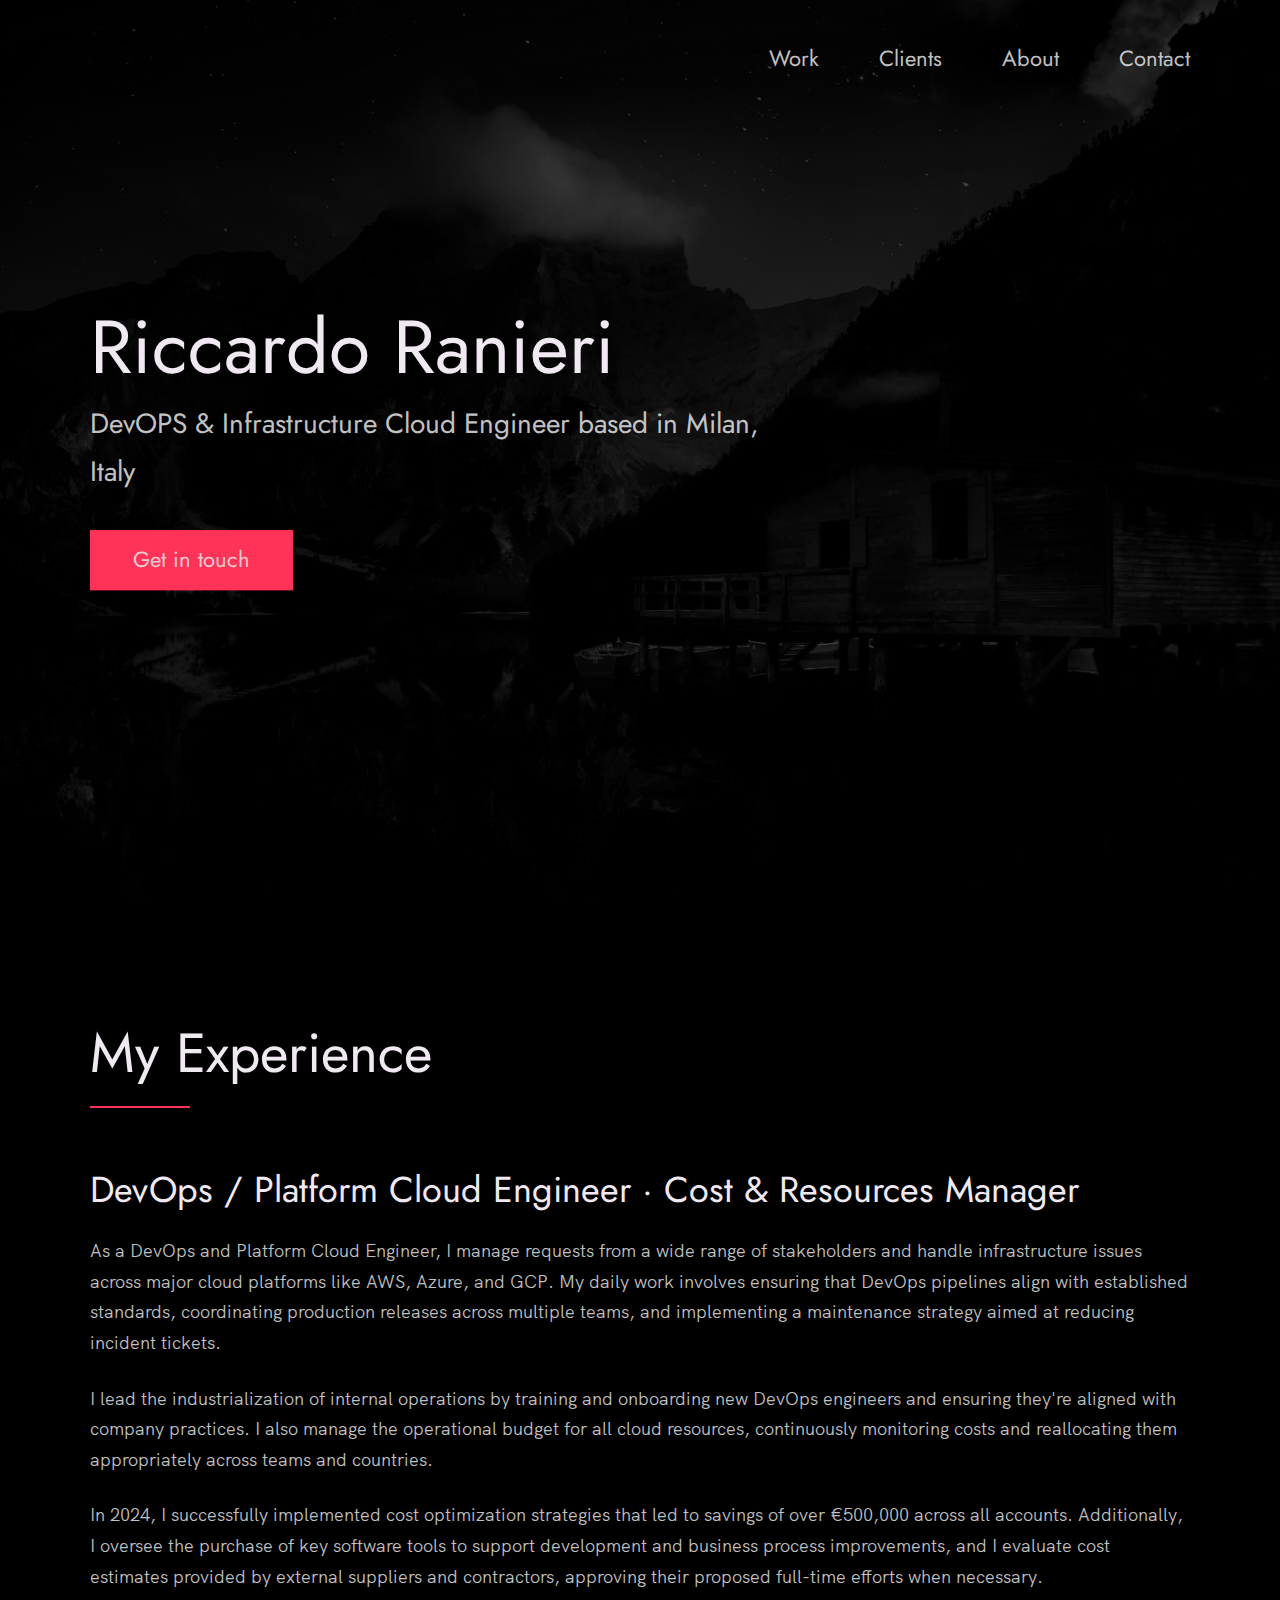
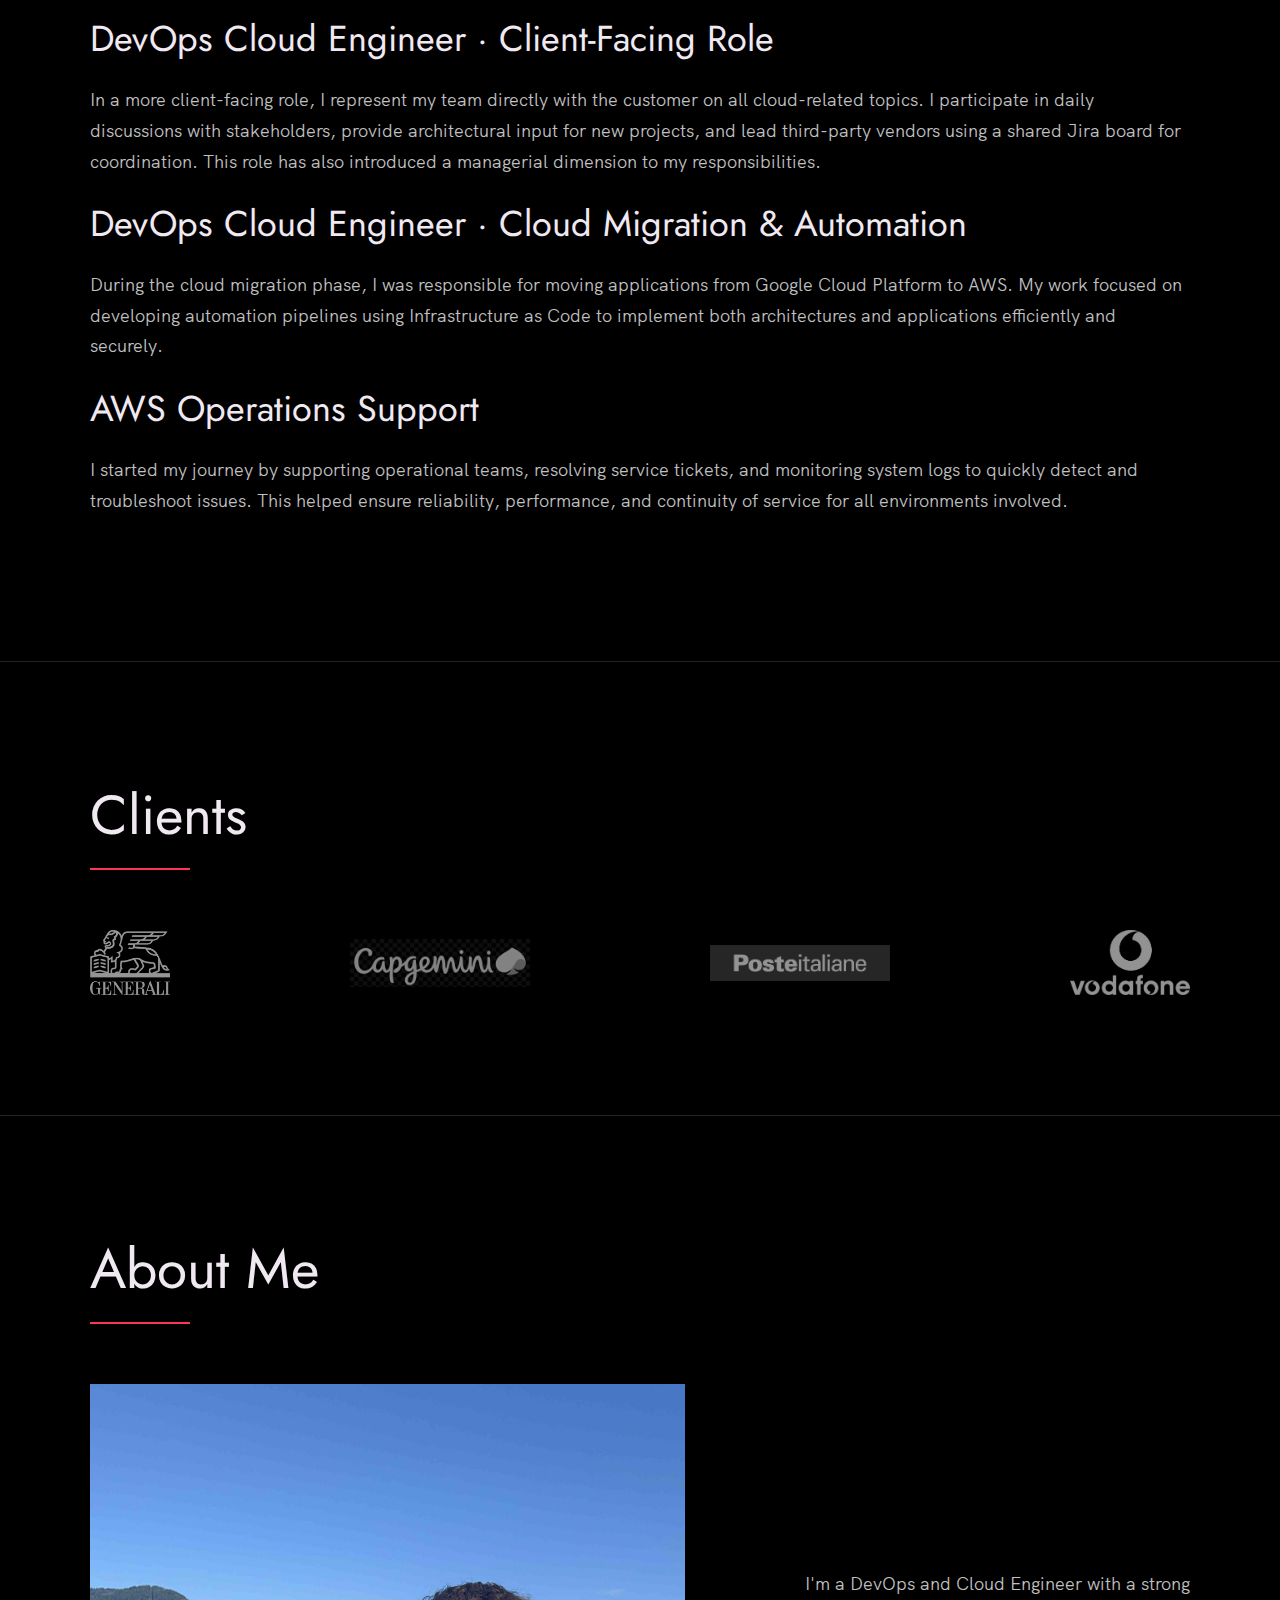
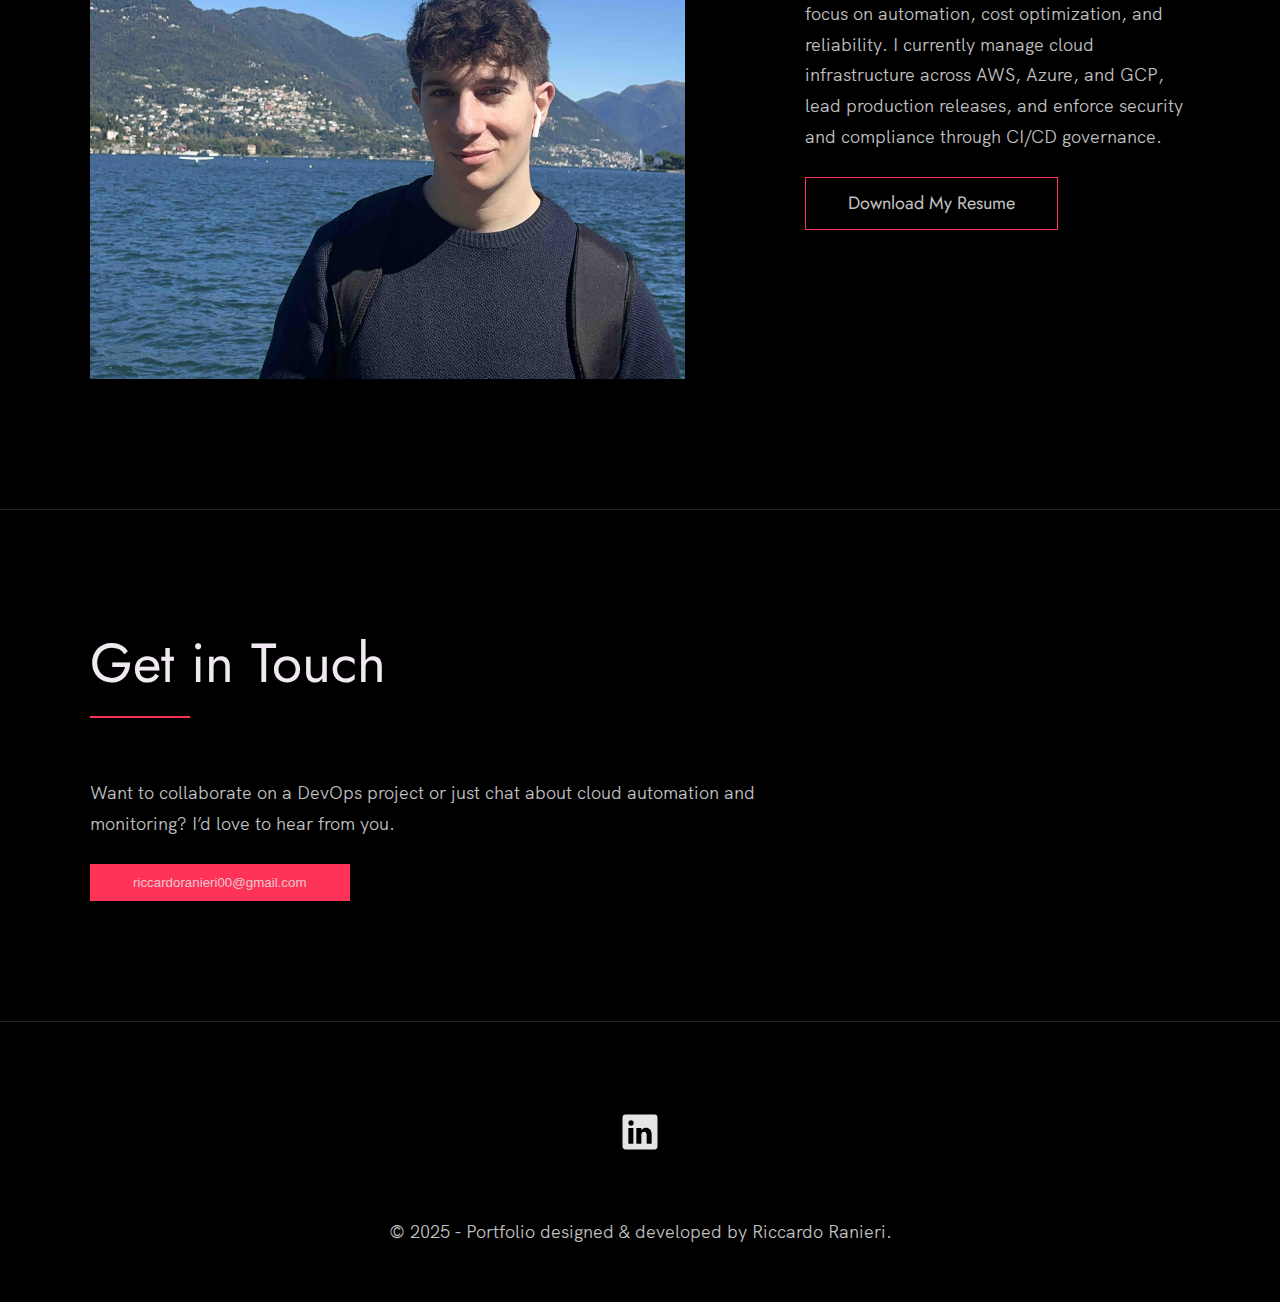
<file: index.html>
<!DOCTYPE html>
<html lang="en">

<head>
    <meta charset="UTF-8"/>
    <meta name="viewport" content="width=device-width, initial-scale=1.0"/>
    <link rel="shortcut icon" type="image/png" href="./images/rr.png"/>
    <title>Riccardo Ranieri | DevOPS/Infrastructure Cloud Engineer</title>

    <meta name="description"
          content="DevOps & Cloud Engineer with expertise in AWS, Terraform, CI/CD, and monitoring platforms."/>
    <meta name="keywords"
          content="DevOps, Cloud Engineer, AWS, Terraform, GitLab, CI/CD, Monitoring, Infrastructure as Code"/>
    <link rel="stylesheet" href="index.css"/>
</head>

<body>

<!-- ***** Header ***** -->

<header class="header" role="banner" id="top">
    <div class="row">
        <nav class="nav" role="navigation">
            <ul class="nav__items">
                <li class="nav__item"><a href="#experience" class="nav__link">Work</a></li>
                <li class="nav__item"><a href="#clients" class="nav__link">Clients</a></li>
                <li class="nav__item"><a href="#about" class="nav__link">About</a></li>
                <li class="nav__item"><a href="#contact" class="nav__link">Contact</a></li>
            </ul>
        </nav>
    </div>
    <div class="header__text-box row">
        <div class="header__text">
            <h1 class="heading-primary"><span>Riccardo Ranieri</span></h1>
            <p>DevOPS & Infrastructure Cloud Engineer based in Milan, Italy</p>
            <a href="#contact" class="btn btn--pink">Get in touch</a>
        </div>
    </div>
</header>

<main role="main">

    <!-- ***** Experience ***** -->
    <section class="experience" id="experience">
        <div class="row">
            <h2>My Experience</h2>
            <div class="experience__text">

                <h3>DevOps / Platform Cloud Engineer · Cost & Resources Manager</h3>
                <p>
                    As a DevOps and Platform Cloud Engineer, I manage requests from a wide range of stakeholders and
                    handle
                    infrastructure issues across major cloud platforms like AWS, Azure, and GCP. My daily work involves
                    ensuring
                    that DevOps pipelines align with established standards, coordinating production releases across
                    multiple teams,
                    and implementing a maintenance strategy aimed at reducing incident tickets.
                </p>
                <p>
                    I lead the industrialization of internal operations by training and onboarding new DevOps engineers
                    and
                    ensuring they're aligned with company practices. I also manage the operational budget for all cloud
                    resources,
                    continuously monitoring costs and reallocating them appropriately across teams and countries.
                </p>
                <p>
                    In 2024, I successfully implemented cost optimization strategies that led to savings of over
                    €500,000 across
                    all accounts. Additionally, I oversee the purchase of key software tools to support development and
                    business
                    process improvements, and I evaluate cost estimates provided by external suppliers and contractors,
                    approving
                    their proposed full-time efforts when necessary.
                </p>

                <h3>DevOps Cloud Engineer · Client-Facing Role</h3>
                <p>
                    In a more client-facing role, I represent my team directly with the customer on all cloud-related
                    topics. I
                    participate in daily discussions with stakeholders, provide architectural input for new projects,
                    and lead
                    third-party vendors using a shared Jira board for coordination. This role has also introduced a
                    managerial
                    dimension to my responsibilities.
                </p>

                <h3>DevOps Cloud Engineer · Cloud Migration & Automation</h3>
                <p>
                    During the cloud migration phase, I was responsible for moving applications from Google Cloud
                    Platform to AWS.
                    My work focused on developing automation pipelines using Infrastructure as Code to implement both
                    architectures
                    and applications efficiently and securely.
                </p>

                <h3>AWS Operations Support</h3>
                <p>
                    I started my journey by supporting operational teams, resolving service tickets, and monitoring
                    system logs to
                    quickly detect and troubleshoot issues. This helped ensure reliability, performance, and continuity
                    of service
                    for all environments involved.
                </p>

            </div>
        </div>
    </section>

    <!-- ***** Clients ***** -->

    <section class="client" id="clients">
        <div class="row">
            <h2>Clients</h2>
            <div class="client__logos">
                <img src="./images/Generali.png" class="client__logo" alt="Company 2"/>
                <img src="./images/Capgemini.png" class="client__logo" alt="Company 3"/>
                <img src="./images/Poste-Italiane.png" class="client__logo" alt="Company 1"/>
                <img src="./images/Vodafone.png" class="client__logo" alt="Company 1"/>
            </div>
        </div>
    </section>

    <!-- ***** About ***** -->

    <section class="about" id="about">
        <div class="row">
            <h2>About Me</h2>
            <div class="about__content">
                <div class="about__text">
                    <!-- Replace the below paragraph with info about yourself -->
                    <p>
                        I'm a DevOps and Cloud Engineer with a strong focus on automation, cost optimization, and
                        reliability. I currently manage cloud infrastructure across AWS, Azure, and GCP, lead production
                        releases, and enforce security and compliance through CI/CD governance.
                    </p>
                    <a href="Riccardo-Ranieri-2025-CV.pdf" class="btn">Download My Resume</a>
                </div>

                <div class="about__photo-container">
                    <img class="about__photo" src="./images/riccardo-ranieri.jpg" alt=""/>
                </div>
            </div>
        </div>
    </section>
</main>

<!-- ***** Contact ***** -->

<section class="contact" id="contact">
    <div class="row">
        <h2>Get in Touch</h2>
        <div class="contact__info">
            <p>
                Want to collaborate on a DevOps project or just chat about cloud automation and monitoring? I’d love to
                hear from you.
            </p>
            <button class="btn btn--pink contact__email" onclick="copyEmail()">riccardoranieri00@gmail.com</button>
        </div>
    </div>
</section>

<!-- ***** Footer ***** -->

<footer role="contentinfo" class="footer">
    <div class="row">
        <ul class="footer__social-links">
            <li class="footer__social-link-item">
                <a href="https://www.linkedin.com/in/riccardo-ranieri/" title="Link to Linkedin Profile">
                    <a href="https://www.linkedin.com/in/riccardo-ranieri/" title="Link to Linkedin Profile"
                       target="_blank"
                       rel="noopener noreferrer">
                        <img src="./images/linkedin.svg" class="footer__social-image" alt="Linkedin">
                    </a>
            </li>
        </ul>
        <p>&copy; 2025 - Portfolio designed &amp; developed by Riccardo Ranieri.</p>
    </div>
</footer>

<a href="#top" class="back-to-top" title="Back to Top">
    <img src="./images/arrow-up.svg" alt="Back to Top" class="back-to-top__image"/>
</a>

<script>
    function copyEmail() {
      const email = "riccardo.ranieri@gmail.com";
      navigator.clipboard.writeText(email).then(() => {
        const btn = document.querySelector(".contact__email");
        const original = btn.textContent;
        btn.textContent = "Copied!";
        setTimeout(() => btn.textContent = original, 2000);
      });
    }
</script>

<script src="./index.js"></script>
</body>

</html>
</file>
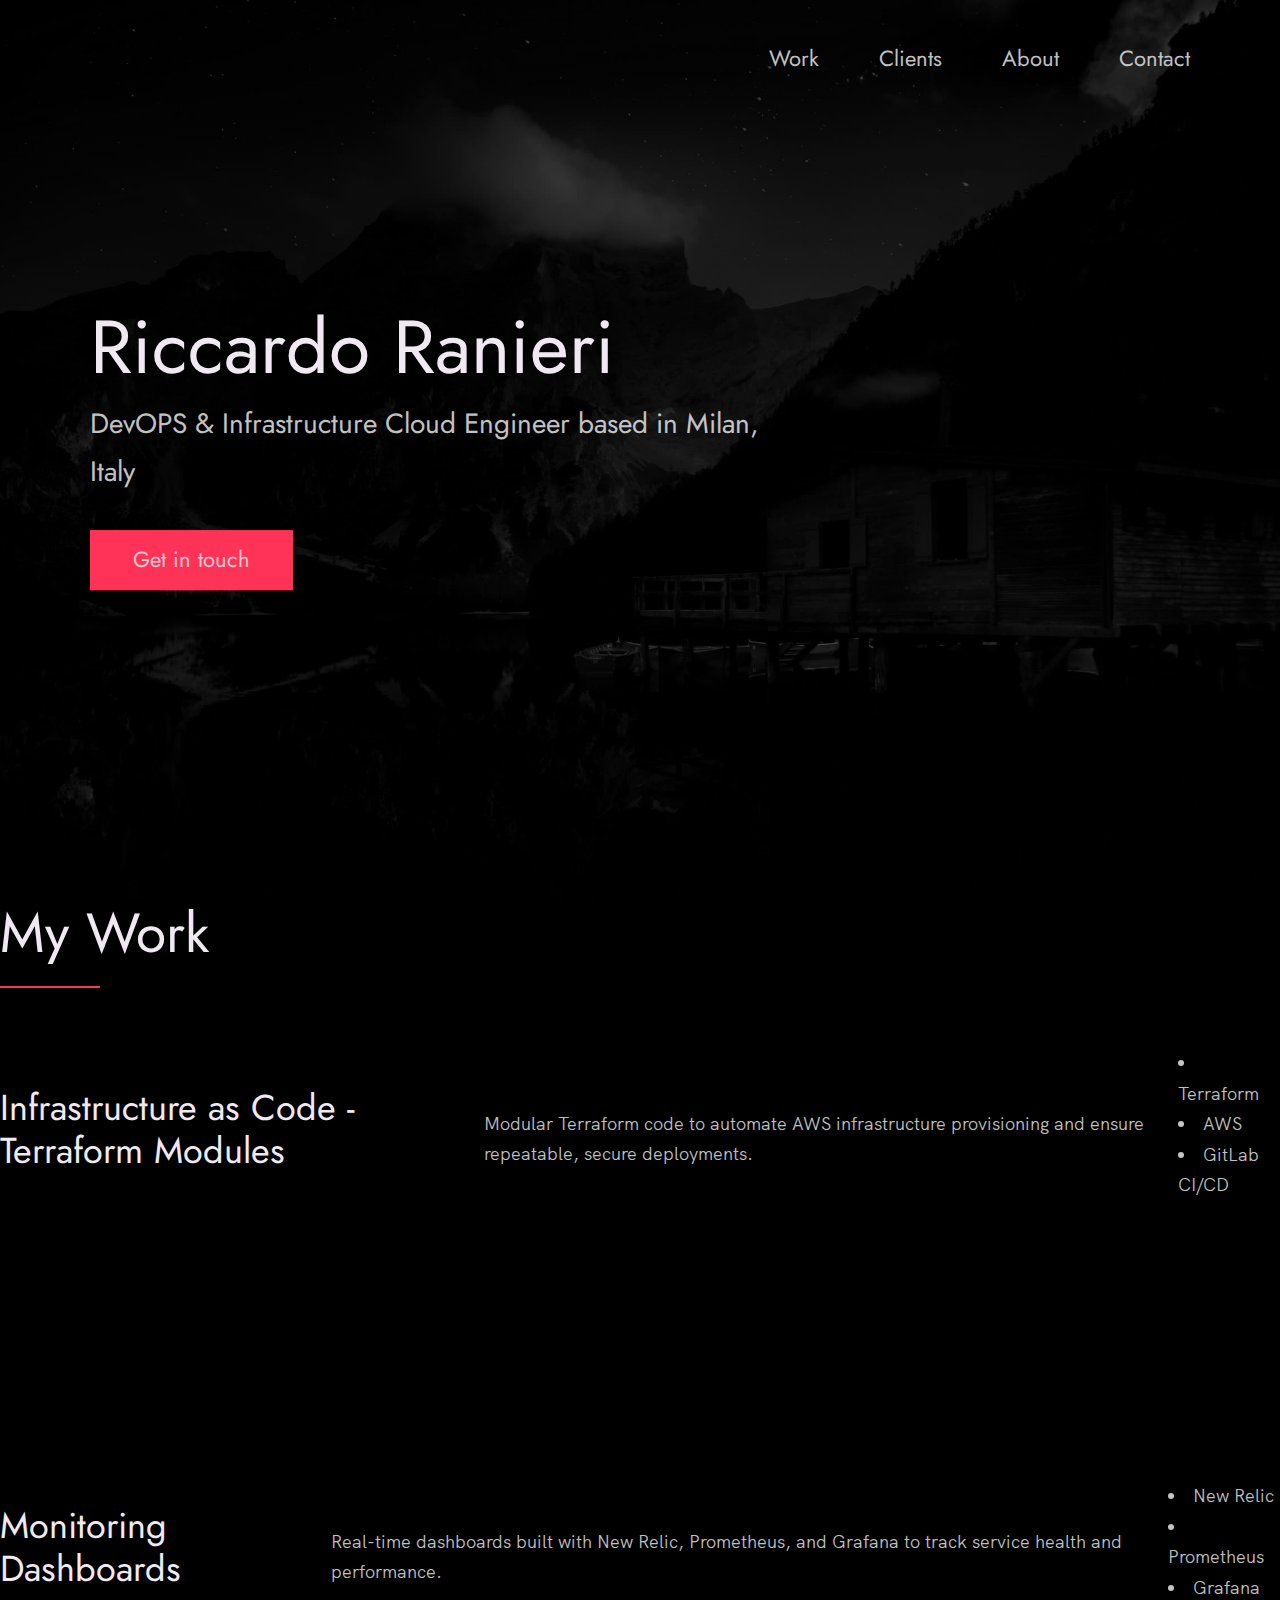
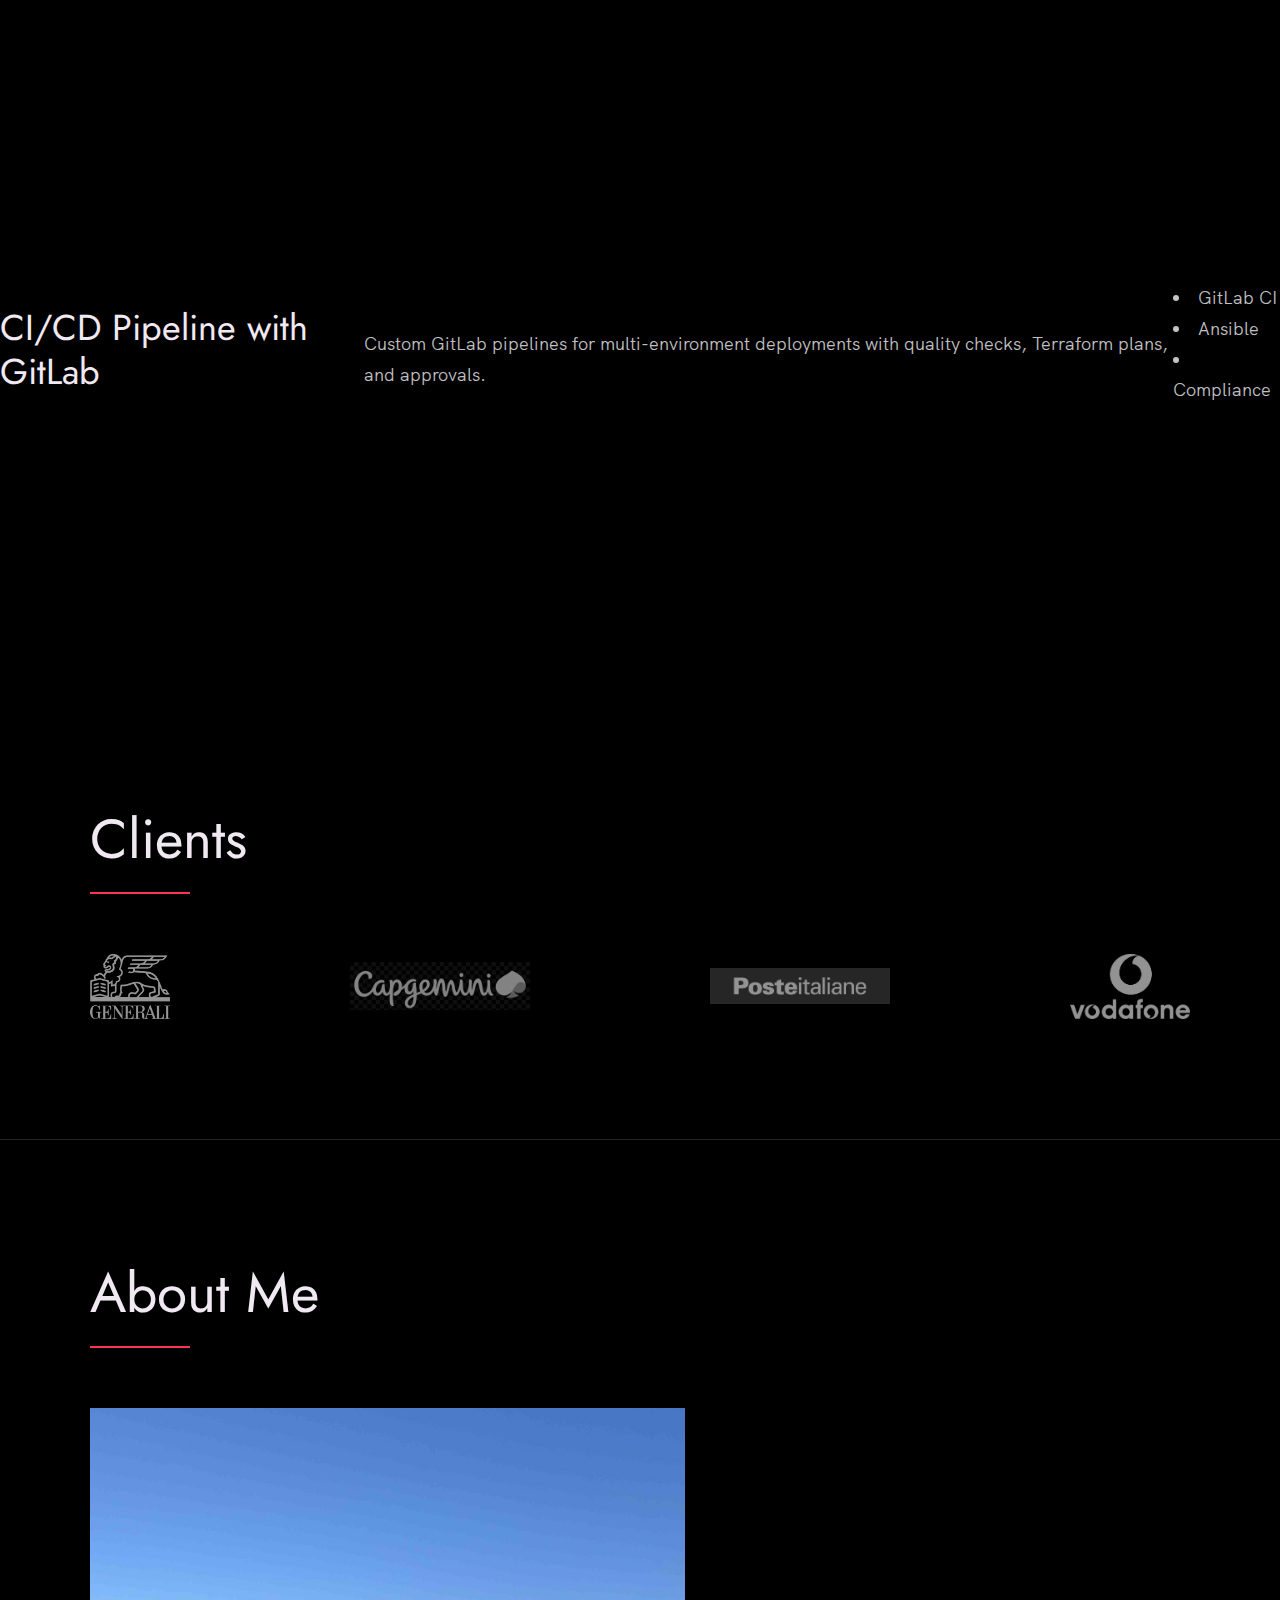
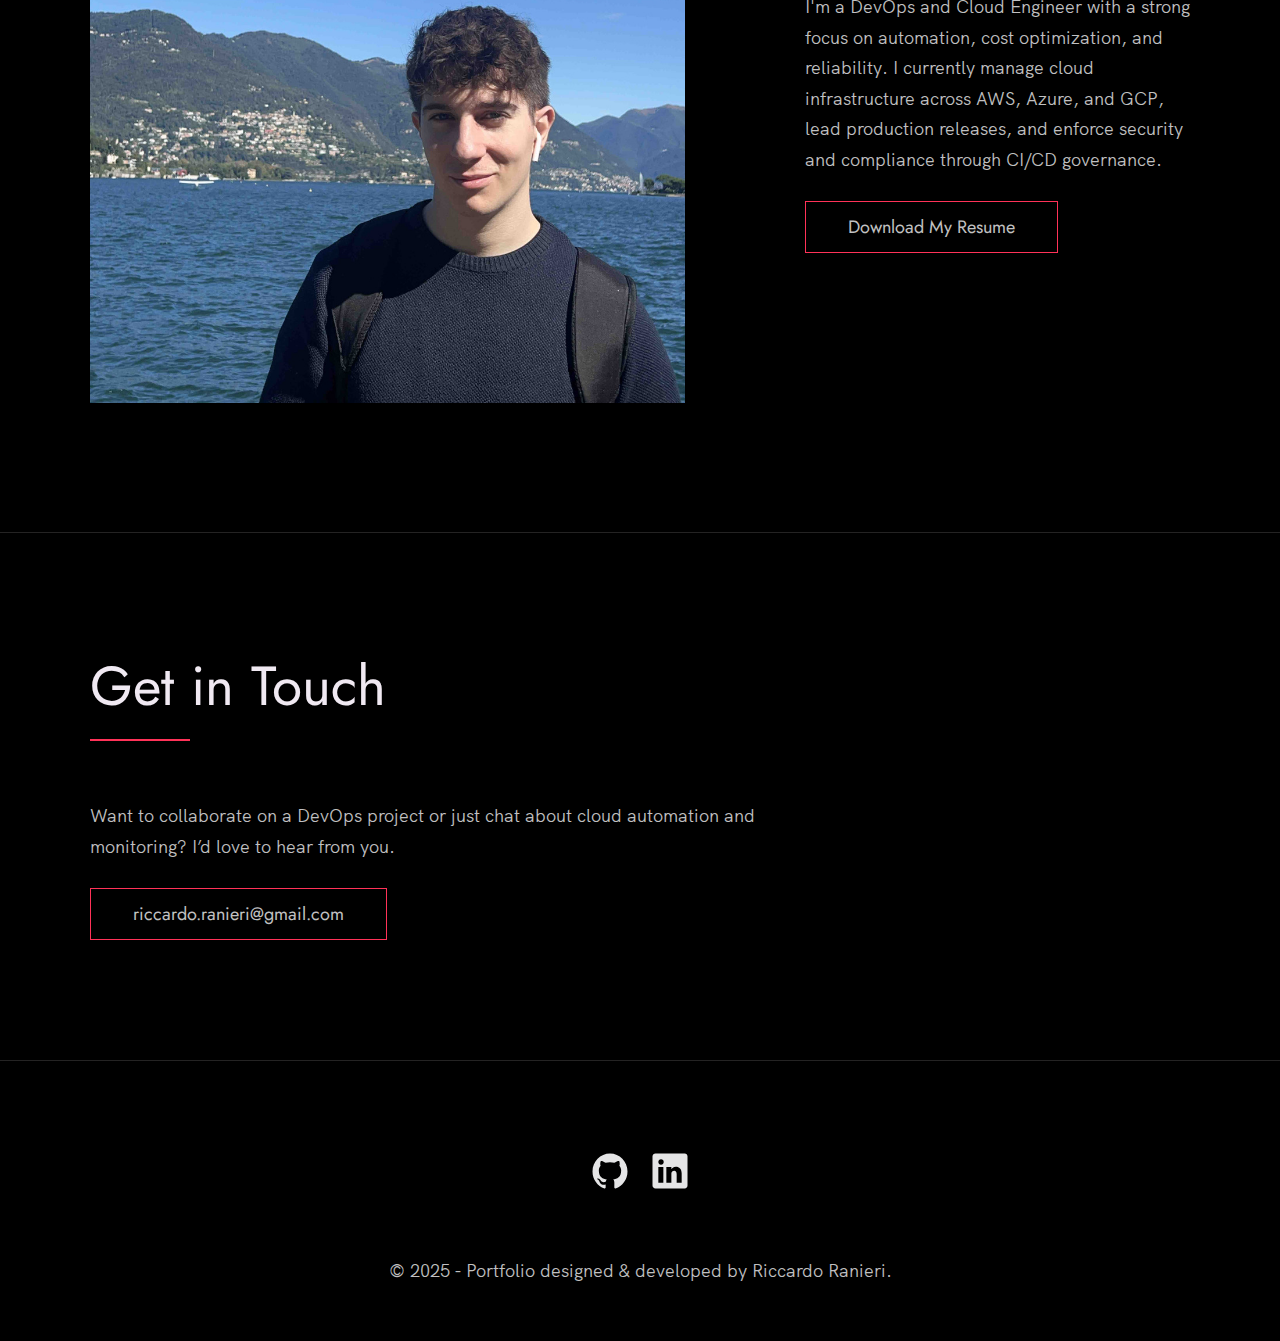
<file: portfolio/index.html>
<!DOCTYPE html>
<html lang="en">

<head>
    <meta charset="UTF-8"/>
    <meta name="viewport" content="width=device-width, initial-scale=1.0"/>
    <link rel="shortcut icon" type="image/png" href="./images/favicon.png"/>

    <title>
        Riccardo Ranieri | DevOPS/Infrastructure Cloud Engineer
    </title>

    <meta name="description"
          content="DevOps & Cloud Engineer with expertise in AWS, Terraform, CI/CD, and monitoring platforms."/>
    <meta name="keywords"
          content="DevOps, Cloud Engineer, AWS, Terraform, GitLab, CI/CD, Monitoring, Infrastructure as Code"/>

    <link rel="stylesheet" href="index.css"/>
</head>

<body>

<!-- ***** Header ***** -->

<header class="header" role="banner" id="top">
    <div class="row">
        <nav class="nav" role="navigation">
            <ul class="nav__items">
                <li class="nav__item"><a href="#work" class="nav__link">Work</a></li>
                <li class="nav__item"><a href="#clients" class="nav__link">Clients</a></li>
                <li class="nav__item">
                    <a href="#about" class="nav__link">About</a>
                </li>
                <li class="nav__item">
                    <a href="#contact" class="nav__link">Contact</a>
                </li>
            </ul>
        </nav>
    </div>
    <div class="header__text-box row">
        <div class="header__text">
            <h1 class="heading-primary">
                <span>Riccardo Ranieri</span>
            </h1>
            <p>DevOPS & Infrastructure Cloud Engineer based in Milan, Italy</p>
            <a href="#contact" class="btn btn--pink">Get in touch</a>
        </div>
    </div>
</header>

<main role="main">

    <!-- My Work -->
    <h2>My Work</h2>
    <div class="work__box">
        <h3>Infrastructure as Code - Terraform Modules</h3>
        <p>
            Modular Terraform code to automate AWS infrastructure provisioning and ensure repeatable, secure
            deployments.
        </p>
        <ul class="work__list">
            <li>Terraform</li>
            <li>AWS</li>
            <li>GitLab CI/CD</li>
        </ul>
    </div>

    <div class="work__box">
        <h3>Monitoring Dashboards</h3>
        <p>
            Real-time dashboards built with New Relic, Prometheus, and Grafana to track service health and performance.
        </p>
        <ul class="work__list">
            <li>New Relic</li>
            <li>Prometheus</li>
            <li>Grafana</li>
        </ul>
    </div>

    <div class="work__box">
        <h3>CI/CD Pipeline with GitLab</h3>
        <p>
            Custom GitLab pipelines for multi-environment deployments with quality checks, Terraform plans, and
            approvals.
        </p>
        <ul class="work__list">
            <li>GitLab CI</li>
            <li>Ansible</li>
            <li>Compliance</li>
        </ul>
    </div>

    <!-- ***** Clients ***** -->

    <section class="client" id="clients">
        <div class="row">
            <h2>Clients</h2>
            <div class="client__logos">
                <img src="./images/Generali.png" class="client__logo" alt="Company 2"/>
                <img src="./images/Capgemini.png" class="client__logo" alt="Company 3"/>
                <img src="./images/Poste-Italiane.png" class="client__logo" alt="Company 1"/>
                <img src="./images/Vodafone.png" class="client__logo" alt="Company 1"/>
            </div>
        </div>
    </section>

    <!-- ***** About ***** -->

    <section class="about" id="about">
        <div class="row">
            <h2>About Me</h2>
            <div class="about__content">
                <div class="about__text">
                    <!-- Replace the below paragraph with info about yourself -->
                    <p>
                        I'm a DevOps and Cloud Engineer with a strong focus on automation, cost optimization, and
                        reliability. I currently manage cloud infrastructure across AWS, Azure, and GCP, lead production
                        releases, and enforce security and compliance through CI/CD governance.
                    </p>
                    <a href="Riccardo-Ranieri-2025-CV.pdf" class="btn">Download My Resume</a>
                </div>

                <div class="about__photo-container">
                    <img class="about__photo" src="./images/riccardo-ranieri.jpg" alt=""/>
                </div>
            </div>
        </div>
    </section>
</main>

<!-- ***** Contact ***** -->

<section class="contact" id="contact">
    <div class="row">
        <h2>Get in Touch</h2>
        <div class="contact__info">
            <p>
                Want to collaborate on a DevOps project or just chat about cloud automation and monitoring? I’d love to
                hear from you.
            </p>
            <a href="riccardo.ranieri@gmail.com" class="btn">riccardo.ranieri@gmail.com</a>
        </div>
    </div>
</section>

<!-- ***** Footer ***** -->

<footer role="contentinfo" class="footer">
    <div class="row">
        <!-- Update the links to point to your accounts -->
        <ul class="footer__social-links">
            <li class="footer__social-link-item">
                <a href="https://github.com/RickNewere" title="Link to Github Profile">
                    <img src="./images/github.svg" class="footer__social-image" alt="Github">
                </a>
            </li>
            <li class="footer__social-link-item">
                <a href=https://www.linkedin.com/in/riccardo-ranieri/">
                    <img src="./images/linkedin.svg" title="Link to Linkedin Profile" class="footer__social-image"
                         alt="Linkedin">
                </a>
            </li>
        </ul>

        <p>&copy; 2025 - Portfolio designed & developed by Riccardo Ranieri.</p>
</footer>

<a href="#top" class="back-to-top" title="Back to Top">
    <img src="./images/arrow-up.svg" alt="Back to Top" class="back-to-top__image"/>
</a>
<script src="./index.js"></script>
</body>

</html>
</file>
<file: index.css>
/* --------------------------------------- */
/* ----- Basic Setup ----- */
/* --------------------------------------- */

@font-face {
    font-family: 'Hk Grotesk';
    font-style: normal;
    font-weight: 400;
    src: url('./fonts/HKGrotesk-Regular.woff') format('woff');
}

@font-face {
    font-family: 'Jost';
    font-style: normal;
    font-weight: 400;
    src: url('./fonts/Jost-Regular.ttf') format('woff');
}

* {
    margin: 0;
    padding: 0;
    box-sizing: inherit;
}

:root {
    --font-size-small: 1.8rem;
    --font-size-normal: 2.2rem;
    --font-size-medium: 2.8rem;
    --font-size-medium-1: 3.6rem;
    --font-size-large: 5.5rem;
    --font-size-huge: 7.5rem;
    --font-stack: 'Hk Grotesk', sans-serif;

    --line-height-normal: 1.7;
    --line-height-small: 1.2;

    --black: #000;
    --pink: #ff3258;
    --white: #f0e9f2;
    --white-1: #e5e5e6da;


    --container-max-width: 1180px;
    --container-normal-width: 800px;
    --container-medium-width: 700px; 
    --container-small-width: 500px;

    --gutter-huge: 12rem;
    --gutter-medium: 6rem;
    --gutter-normal: 3rem;
    --gutter-small-1: 2.5rem;
    --gutter-small: 2rem;

    --border-light: 1px solid rgb(36, 35, 35);
}

html {
    font-size: 62.5%; /* (16/10)*100 = 62.5% => 1rem = 10px */
    box-sizing: border-box;
    scroll-behavior: smooth;
}

@media(max-width: 1000px) {
    html {
        font-size: 52%;
    }
}

body {
    font-size: var(--font-size-small);
    font-family: var(--font-stack);
    font-weight: 400;
    color: var(--white-1);
    line-height: var(--line-height-normal);
    background: var(--black);
    overflow-x: hidden;
}

.row {
    max-width: var(--container-max-width);
    margin: 0 auto;
}

@media(max-width: 1340px) {
    .row {
        max-width: 1100px;
    }
}

@media(max-width: 1240px) {
    .row {
        padding: 0 var(--gutter-medium);
    }
}

@media(max-width: 600px) {
    .row {
        padding: 0 var(--gutter-normal);
    }
}

@media(max-width: 600px) {
    .row {
        padding: 0 var(--gutter-small);
    }
}

section {
    padding: var(--gutter-huge) 0;
    border-bottom: var(--border-light);
}

img {
    object-fit: contain;
    max-width: 100%;
}

/* --------------------------------------- */
/* ----- Headlines and Paragraphs ----- */
/* --------------------------------------- */

h1,
h2,
h3 {
    font-family: 'Jost', sans-serif;
    font-weight: 400;
    line-height: var(--line-height-small);
    color: var(--white);
}

.heading-primary {
    line-height: 1;
    font-size: var(--font-size-huge);
    font-weight: 400;
}

@media(max-width: 900px) {
    .heading-primary {
        font-size: 6.5rem;
    }
}

h2 {
    font-size: var(--font-size-large);
    margin-bottom: var(--gutter-medium);
}

h2::after {
    content: '';
    display: block;
    height: 2px;
    width: 10rem;
    background: var(--pink);
    margin: var(--gutter-small) 0;
}

h3 {
    font-size: var(--font-size-medium-1);
    margin-bottom: var(--gutter-small);
}

@media(max-width: 500px) {
    .heading-primary {
        font-size: var(--font-size-large);
    }

    h2 {
        font-size: var(--font-size-medium-1);
    }

    h3 {
        font-size: var(--font-size-medium);
    }
}

p {
    margin: var(--gutter-small-1) 0;
}

@media(max-width: 900px) {
    p { 
        max-width: var(--container-small-width);
    }
}

/* --------------------------------------- */
/* ----- Buttons and Links ----- */
/* --------------------------------------- */

a {
    color: var(--white);
    font-weight: 400;
    font-family: 'Jost', sans-serif;
    transition: all .2s;
    outline: 2px solid transparent;
}

::-moz-focus-inner {
    border: 0;
}

button:focus,
a:focus {
    outline: 2px solid var(--pink);
}

body:not(.user-is-tabbing) button:focus,
body:not(.user-is-tabbing) a:focus {
    outline: none;
}

.link:hover {
    color: var(--pink);
}

.btn {
    position: relative;
    display: inline-block;
    padding: 1rem 4.2rem;
    text-decoration: none;
    color: inherit;
    border: 1px solid  var(--pink);
    font-weight: 400;
}

.btn:focus {
    outline: none;
}

.btn::after {
    content: '';
    display: block;
    position: absolute;
    top: 0;
    left: 0;
    right: 100%;
    background: var(--white);
    height: 100%;
    z-index: -1;
    transition: all 0.2s cubic-bezier(1, 0.68, 0.16, 0.9);
}

.btn:hover::after,
.btn:focus::after {
    right: 0;
    background: var(--pink);
}

.btn--pink {
    background: var(--pink);
    transition: all 0.2s;
}

.btn--pink::after {
    display: none;
}

.btn--pink:hover,
.btn--pink:focus {
    background: transparent;
}

.link__text {
    position: relative;
    display: inline-block;
    padding: .6rem;
    color: inherit;
    text-decoration: none;
    border-bottom: 1px solid var(--pink);
}

.link__text::after {
    content: '';
    display: block;
    position: absolute;
    top: 0;
    left: 0;
    right: 100%;
    background: var(--white);
    height: 100%;
    z-index: -1;
    transition: all 0.2s cubic-bezier(1, 0.68, 0.16, 0.9);
}

.link__text:focus {
    outline: none;
}

.link__text:hover::after,
.link__text:focus:after {
    right: 0;
    background: var(--pink);
}

.link__text span {
    padding-left: 1rem;
    font-family: sans-serif;
}

/* ----- Back to Top ----- */

.back-to-top {
    position: fixed;
    bottom: 4rem;
    right: 4rem;
    display: flex;
    justify-content: center;
    align-items: center;
    height: 5.5rem;
    width: 5.5rem;
    background-color: var(--pink);
    border-radius: 50%;
    z-index: 10;
    visibility: hidden;
    transition: all .4s;
}

.back-to-top__image {
    height: 70%;
}

@media(max-width: 900px) {
    .back-to-top {
        right: 2rem;
    }
}

@media(max-width: 500px) {
    .back-to-top {
        right: 1rem;
    }
}

/* --------------------------------------- */
/* ----- Navigation ----- */
/* --------------------------------------- */

.nav {
    display: flex;
    justify-content: flex-end;
    padding: var(--gutter-normal) 0;
}

.nav__items {
    display: flex;
    list-style: none;
}

.nav__item:not(:last-child) {
    margin-right: var(--gutter-medium);
}

@media(max-width: 500px) {
    .nav {
        justify-content: center;
    }
}

@media(max-width: 400px) {
    .nav__item:not(:last-child) {
        margin-right: var(--gutter-normal);
    }
}

@media(max-width: 300px) {
    .nav {
        font-size: var(--font-size-small);
    }
}

.nav__link {
    position: relative;
    display: inline-block;
    padding: 1rem 0;
    text-decoration: none;
    color: inherit;
    transition: all .2s;
}

.nav__link::after {
    content: '';
    position: absolute;
    bottom: 0;
    left: 0;
    right: 100%;
    display: inline-block;
    height: 1rem;
    background: var(--white);
    transition: all 0.25s cubic-bezier(1, 0.68, 0.16, 0.9);
}

.nav__link:hover {
    color: var(--pink);
}

.nav__link:hover::after {
    right: 0;
    height: 2px;
    background: var(--pink);
}

/* --------------------------------------- */
/* ----- Header ----- */
/* --------------------------------------- */

.header {
    background: linear-gradient(rgba(0,0,0, .1), rgba(0,0,0, .4)), 
        url('./images/header.jpg');
    height: 100vh;
    background-size: cover;
    background-position: center;
    background-attachment: fixed;
    font-size: var(--font-size-normal);
}

.header__text {
    position: absolute;
    top: 50%;
    transform: translateY(-50%);
}

.header__text p {
    margin: 1.5rem 0 3.5rem;
    max-width: var(--container-medium-width);
    font-family: 'Jost', sans-serif;
    font-size: var(--font-size-medium);
}

@media(max-width: 500px) {
    .header {
        text-align: center;
    }

    .header__text p {
        transform: scale(.8);
    }
}

/* --------------------------------------- */
/* ----- Work ----- */
/* --------------------------------------- */

.work__box {
    display: flex;
    align-items: center;
}

@media(max-width: 900px) {
    .work__box {
        align-items: initial;
        flex-direction: column-reverse;
    }
}

.work__box:not(:last-child) {
    margin-bottom: 25rem;
}

@media(max-width: 500px) {
    .work__box:not(:last-child) {
        margin-bottom: 20rem;
    }
}

.work__links {
    display: flex;
    align-items: center;
}

.work__text {
    flex: 0 0 30%;
}

.work__list {
    /* list-style-type: square; */
    list-style-position: inside;
    margin-bottom: var(--gutter-normal);
}

.work__code {
    display: block;
    height: 3rem;
    margin-left: var(--gutter-normal);
    transition: all .3s;
}

.work__code:hover {
    transform: scale(1.2);
}

.work__image-box {
    margin-bottom: var(--gutter-normal);
}

@media(min-width: 901px) {
    .work__image-box {
        flex: 1;
        margin: 0 0 0 10rem;
    }
}

@media(max-width: 900px) {
    .work__code {
        height: 4rem;
    }
}

/* --------------------------------------- */
/* ----- Clients ----- */
/* --------------------------------------- */

.client__logos {
    display: flex;
    justify-content: space-between;
    filter: invert(100%) grayscale(100%) opacity(.8);
}

.client__logo {
    height: 6.5rem;
    max-width: 18rem;
}

@media(max-width: 1240px) {
    .client__logos {
        overflow-x: scroll;
        padding: var(--gutter-normal);
    }

    .client__logo:not(:last-of-type) {
        margin-right: var(--gutter-medium);
    }
}

/* --------------------------------------- */
/* ----- About ----- */
/* --------------------------------------- */

.about__content {
    display: flex;
    flex-direction: row-reverse;
    align-items: center;
}

@media(max-width: 900px) {
    .about__content {
        flex-direction: column-reverse;
        align-items: initial;
    }
}

.about__photo-container {
    margin-bottom: var(--gutter-normal);
}

@media(min-width: 901px) {
    .about__text {
        flex: 0 0 35%;
    }
    
    .about__photo-container {
        flex: 1;
        margin: 0 var(--gutter-huge) 0 0;
    }
}

/* --------------------------------------- */
/* ----- Contact ----- */
/* --------------------------------------- */

.contact__info {
    max-width: var(--container-medium-width);
}

/* --------------------------------------- */
/* ----- Footer ----- */
/* --------------------------------------- */

.footer {
    text-align: center;
    padding: var(--gutter-medium) 0 var(--gutter-normal);
}

.footer__social-links {
    display: flex;
    justify-content: center;
    padding: var(--gutter-normal) 0;
    list-style: none;
}

.footer__social-link-item:not(:last-of-type) {
    margin-right: var(--gutter-small);
}

.footer__social-image {
    height: 4rem;
}

.footer__github-buttons {
    display: flex;
    justify-content: center;
}

.footer__github-buttons iframe {
    height: 2.5rem;
    width: 84px;
    transform: translateY(3px);
}

@media(max-width: 500px) {
    .footer {
        padding: var(--gutter-medium) 0;
    } 
}
</file>
<file: portfolio/index.css>
/* --------------------------------------- */
/* ----- Basic Setup ----- */
/* --------------------------------------- */

@font-face {
    font-family: 'Hk Grotesk';
    font-style: normal;
    font-weight: 400;
    src: url('./fonts/HKGrotesk-Regular.woff') format('woff');
}

@font-face {
    font-family: 'Jost';
    font-style: normal;
    font-weight: 400;
    src: url('./fonts/Jost-Regular.ttf') format('woff');
}

* {
    margin: 0;
    padding: 0;
    box-sizing: inherit;
}

:root {
    --font-size-small: 1.8rem;
    --font-size-normal: 2.2rem;
    --font-size-medium: 2.8rem;
    --font-size-medium-1: 3.6rem;
    --font-size-large: 5.5rem;
    --font-size-huge: 7.5rem;
    --font-stack: 'Hk Grotesk', sans-serif;

    --line-height-normal: 1.7;
    --line-height-small: 1.2;

    --black: #000;
    --pink: #ff3258;
    --white: #f0e9f2;
    --white-1: #e5e5e6da;


    --container-max-width: 1180px;
    --container-normal-width: 800px;
    --container-medium-width: 700px; 
    --container-small-width: 500px;

    --gutter-huge: 12rem;
    --gutter-medium: 6rem;
    --gutter-normal: 3rem;
    --gutter-small-1: 2.5rem;
    --gutter-small: 2rem;

    --border-light: 1px solid rgb(36, 35, 35);
}

html {
    font-size: 62.5%; /* (16/10)*100 = 62.5% => 1rem = 10px */
    box-sizing: border-box;
    scroll-behavior: smooth;
}

@media(max-width: 1000px) {
    html {
        font-size: 52%;
    }
}

body {
    font-size: var(--font-size-small);
    font-family: var(--font-stack);
    font-weight: 400;
    color: var(--white-1);
    line-height: var(--line-height-normal);
    background: var(--black);
    overflow-x: hidden;
}

.row {
    max-width: var(--container-max-width);
    margin: 0 auto;
}

@media(max-width: 1340px) {
    .row {
        max-width: 1100px;
    }
}

@media(max-width: 1240px) {
    .row {
        padding: 0 var(--gutter-medium);
    }
}

@media(max-width: 600px) {
    .row {
        padding: 0 var(--gutter-normal);
    }
}

@media(max-width: 600px) {
    .row {
        padding: 0 var(--gutter-small);
    }
}

section {
    padding: var(--gutter-huge) 0;
    border-bottom: var(--border-light);
}

img {
    object-fit: contain;
    max-width: 100%;
}

/* --------------------------------------- */
/* ----- Headlines and Paragraphs ----- */
/* --------------------------------------- */

h1,
h2,
h3 {
    font-family: 'Jost', sans-serif;
    font-weight: 400;
    line-height: var(--line-height-small);
    color: var(--white);
}

.heading-primary {
    line-height: 1;
    font-size: var(--font-size-huge);
    font-weight: 400;
}

@media(max-width: 900px) {
    .heading-primary {
        font-size: 6.5rem;
    }
}

h2 {
    font-size: var(--font-size-large);
    margin-bottom: var(--gutter-medium);
}

h2::after {
    content: '';
    display: block;
    height: 2px;
    width: 10rem;
    background: var(--pink);
    margin: var(--gutter-small) 0;
}

h3 {
    font-size: var(--font-size-medium-1);
    margin-bottom: var(--gutter-small);
}

@media(max-width: 500px) {
    .heading-primary {
        font-size: var(--font-size-large);
    }

    h2 {
        font-size: var(--font-size-medium-1);
    }

    h3 {
        font-size: var(--font-size-medium);
    }
}

p {
    margin: var(--gutter-small-1) 0;
}

@media(max-width: 900px) {
    p { 
        max-width: var(--container-small-width);
    }
}

/* --------------------------------------- */
/* ----- Buttons and Links ----- */
/* --------------------------------------- */

a {
    color: var(--white);
    font-weight: 400;
    font-family: 'Jost', sans-serif;
    transition: all .2s;
    outline: 2px solid transparent;
}

::-moz-focus-inner {
    border: 0;
}

button:focus,
a:focus {
    outline: 2px solid var(--pink);
}

body:not(.user-is-tabbing) button:focus,
body:not(.user-is-tabbing) a:focus {
    outline: none;
}

.link:hover {
    color: var(--pink);
}

.btn {
    position: relative;
    display: inline-block;
    padding: 1rem 4.2rem;
    text-decoration: none;
    color: inherit;
    border: 1px solid  var(--pink);
    font-weight: 400;
}

.btn:focus {
    outline: none;
}

.btn::after {
    content: '';
    display: block;
    position: absolute;
    top: 0;
    left: 0;
    right: 100%;
    background: var(--white);
    height: 100%;
    z-index: -1;
    transition: all 0.2s cubic-bezier(1, 0.68, 0.16, 0.9);
}

.btn:hover::after,
.btn:focus::after {
    right: 0;
    background: var(--pink);
}

.btn--pink {
    background: var(--pink);
    transition: all 0.2s;
}

.btn--pink::after {
    display: none;
}

.btn--pink:hover,
.btn--pink:focus {
    background: transparent;
}

.link__text {
    position: relative;
    display: inline-block;
    padding: .6rem;
    color: inherit;
    text-decoration: none;
    border-bottom: 1px solid var(--pink);
}

.link__text::after {
    content: '';
    display: block;
    position: absolute;
    top: 0;
    left: 0;
    right: 100%;
    background: var(--white);
    height: 100%;
    z-index: -1;
    transition: all 0.2s cubic-bezier(1, 0.68, 0.16, 0.9);
}

.link__text:focus {
    outline: none;
}

.link__text:hover::after,
.link__text:focus:after {
    right: 0;
    background: var(--pink);
}

.link__text span {
    padding-left: 1rem;
    font-family: sans-serif;
}

/* ----- Back to Top ----- */

.back-to-top {
    position: fixed;
    bottom: 4rem;
    right: 4rem;
    display: flex;
    justify-content: center;
    align-items: center;
    height: 5.5rem;
    width: 5.5rem;
    background-color: var(--pink);
    border-radius: 50%;
    z-index: 10;
    visibility: hidden;
    transition: all .4s;
}

.back-to-top__image {
    height: 70%;
}

@media(max-width: 900px) {
    .back-to-top {
        right: 2rem;
    }
}

@media(max-width: 500px) {
    .back-to-top {
        right: 1rem;
    }
}

/* --------------------------------------- */
/* ----- Navigation ----- */
/* --------------------------------------- */

.nav {
    display: flex;
    justify-content: flex-end;
    padding: var(--gutter-normal) 0;
}

.nav__items {
    display: flex;
    list-style: none;
}

.nav__item:not(:last-child) {
    margin-right: var(--gutter-medium);
}

@media(max-width: 500px) {
    .nav {
        justify-content: center;
    }
}

@media(max-width: 400px) {
    .nav__item:not(:last-child) {
        margin-right: var(--gutter-normal);
    }
}

@media(max-width: 300px) {
    .nav {
        font-size: var(--font-size-small);
    }
}

.nav__link {
    position: relative;
    display: inline-block;
    padding: 1rem 0;
    text-decoration: none;
    color: inherit;
    transition: all .2s;
}

.nav__link::after {
    content: '';
    position: absolute;
    bottom: 0;
    left: 0;
    right: 100%;
    display: inline-block;
    height: 1rem;
    background: var(--white);
    transition: all 0.25s cubic-bezier(1, 0.68, 0.16, 0.9);
}

.nav__link:hover {
    color: var(--pink);
}

.nav__link:hover::after {
    right: 0;
    height: 2px;
    background: var(--pink);
}

/* --------------------------------------- */
/* ----- Header ----- */
/* --------------------------------------- */

.header {
    background: linear-gradient(rgba(0,0,0, .1), rgba(0,0,0, .4)), 
        url('./images/header.jpg');
    height: 100vh;
    background-size: cover;
    background-position: center;
    background-attachment: fixed;
    font-size: var(--font-size-normal);
}

.header__text {
    position: absolute;
    top: 50%;
    transform: translateY(-50%);
}

.header__text p {
    margin: 1.5rem 0 3.5rem;
    max-width: var(--container-medium-width);
    font-family: 'Jost', sans-serif;
    font-size: var(--font-size-medium);
}

@media(max-width: 500px) {
    .header {
        text-align: center;
    }

    .header__text p {
        transform: scale(.8);
    }
}

/* --------------------------------------- */
/* ----- Work ----- */
/* --------------------------------------- */

.work__box {
    display: flex;
    align-items: center;
}

@media(max-width: 900px) {
    .work__box {
        align-items: initial;
        flex-direction: column-reverse;
    }
}

.work__box:not(:last-child) {
    margin-bottom: 25rem;
}

@media(max-width: 500px) {
    .work__box:not(:last-child) {
        margin-bottom: 20rem;
    }
}

.work__links {
    display: flex;
    align-items: center;
}

.work__text {
    flex: 0 0 30%;
}

.work__list {
    /* list-style-type: square; */
    list-style-position: inside;
    margin-bottom: var(--gutter-normal);
}

.work__code {
    display: block;
    height: 3rem;
    margin-left: var(--gutter-normal);
    transition: all .3s;
}

.work__code:hover {
    transform: scale(1.2);
}

.work__image-box {
    margin-bottom: var(--gutter-normal);
}

@media(min-width: 901px) {
    .work__image-box {
        flex: 1;
        margin: 0 0 0 10rem;
    }
}

@media(max-width: 900px) {
    .work__code {
        height: 4rem;
    }
}

/* --------------------------------------- */
/* ----- Clients ----- */
/* --------------------------------------- */

.client__logos {
    display: flex;
    justify-content: space-between;
    filter: invert(100%) grayscale(100%) opacity(.8);
}

.client__logo {
    height: 6.5rem;
    max-width: 18rem;
}

@media(max-width: 1240px) {
    .client__logos {
        overflow-x: scroll;
        padding: var(--gutter-normal);
    }

    .client__logo:not(:last-of-type) {
        margin-right: var(--gutter-medium);
    }
}

/* --------------------------------------- */
/* ----- About ----- */
/* --------------------------------------- */

.about__content {
    display: flex;
    flex-direction: row-reverse;
    align-items: center;
}

@media(max-width: 900px) {
    .about__content {
        flex-direction: column-reverse;
        align-items: initial;
    }
}

.about__photo-container {
    margin-bottom: var(--gutter-normal);
}

@media(min-width: 901px) {
    .about__text {
        flex: 0 0 35%;
    }
    
    .about__photo-container {
        flex: 1;
        margin: 0 var(--gutter-huge) 0 0;
    }
}

/* --------------------------------------- */
/* ----- Contact ----- */
/* --------------------------------------- */

.contact__info {
    max-width: var(--container-medium-width);
}

/* --------------------------------------- */
/* ----- Footer ----- */
/* --------------------------------------- */

.footer {
    text-align: center;
    padding: var(--gutter-medium) 0 var(--gutter-normal);
}

.footer__social-links {
    display: flex;
    justify-content: center;
    padding: var(--gutter-normal) 0;
    list-style: none;
}

.footer__social-link-item:not(:last-of-type) {
    margin-right: var(--gutter-small);
}

.footer__social-image {
    height: 4rem;
}

.footer__github-buttons {
    display: flex;
    justify-content: center;
}

.footer__github-buttons iframe {
    height: 2.5rem;
    width: 84px;
    transform: translateY(3px);
}

@media(max-width: 500px) {
    .footer {
        padding: var(--gutter-medium) 0;
    } 
}
</file>
